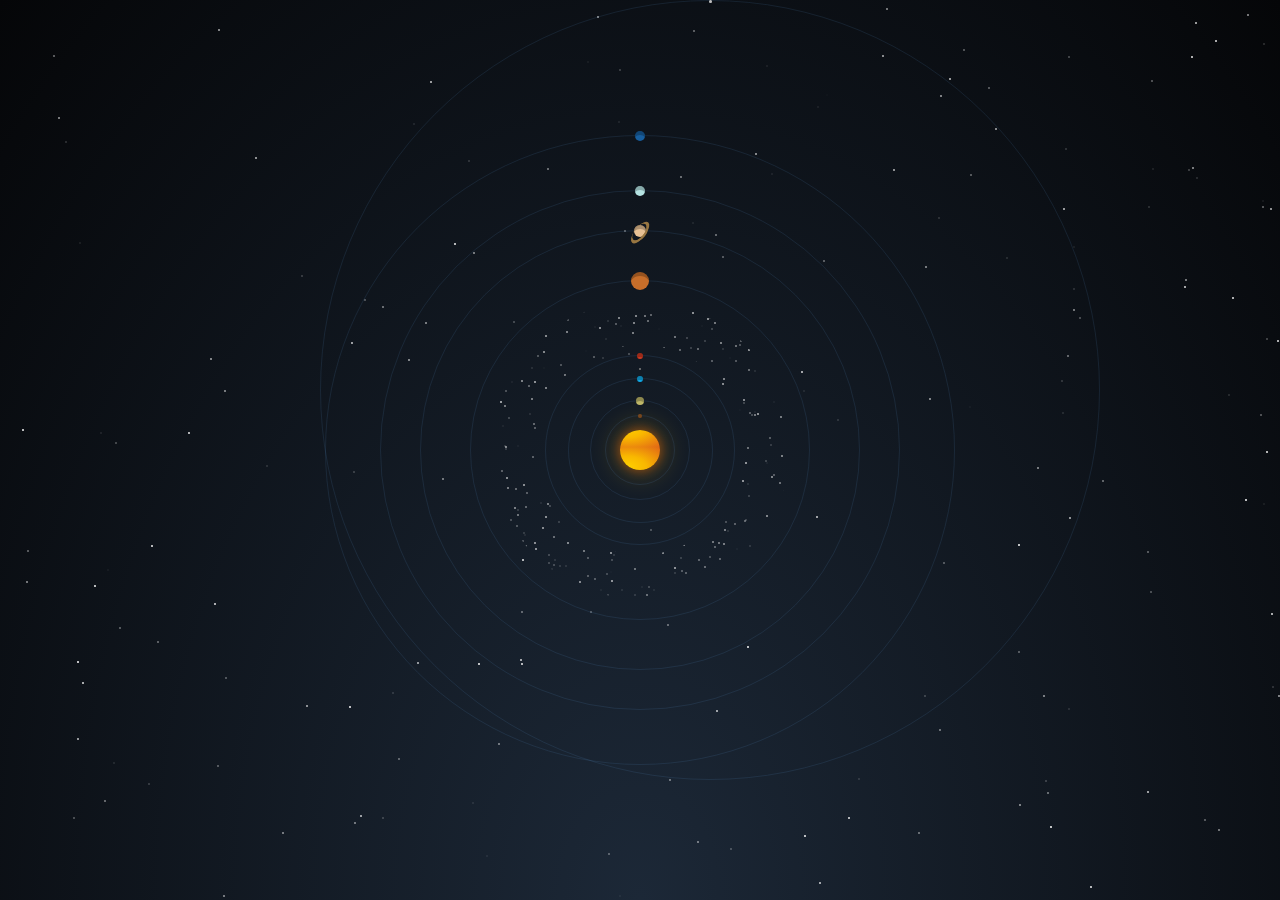
<file: 05-merge-styles/project-dist/index.html>
<!DOCTYPE html>
<html lang="en">
<head>
  <meta charset="UTF-8">
  <meta http-equiv="X-UA-Compatible" content="IE=edge">
  <meta name="viewport" content="width=device-width, initial-scale=1.0">
  <link rel="stylesheet" href="bundle.css">
  <title>Solar system</title>
</head>
<body>
  <div class="solar-syst">
    <div class="sun"></div>
    <div class="mercury"></div>
    <div class="venus"></div>
    <div class="earth"></div>
    <div class="mars"></div>
    <div class="jupiter"></div>
    <div class="saturn"></div>
    <div class="uranus"></div>
    <div class="neptune"></div>
    <div class="pluto"></div>
    <div class="asteroids-belt"></div>
  </div>
</body>
</html>
<!--<!DOCTYPE html>
<html lang="en">
<head>
  <meta charset="UTF-8">
  <meta http-equiv="X-UA-Compatible" content="IE=edge">
  <meta name="viewport" content="width=device-width, initial-scale=1.0">
  <link rel="stylesheet" href="bundle.css">
  <title>Document</title>
</head>
<body>
  <div class="container nav_container mt-5">
    <div class="col-md-offset-3 col-sm-10 col-md-8 text-center mauto">
       <div class="bg-svg">
            <svg width="100%" height="100%" viewBox="0 0 1006 830" fill="none" xmlns="http://www.w3.org/2000/svg">
                <g id="undraw_Tree_swing_646s 1" clip-path="url(#clip0)">
                <path id="Vector" d="M462.918 28.5253C463.527 29.9749 463.981 31.4902 464.271 33.0436C463.612 30.674 463.095 29.0655 462.918 28.5253Z" fill="#3F3D56"/>
                <path id="Vector_2" d="M483.784 103.593C483.784 103.593 483.784 105.287 482.031 111.402L483.784 103.593Z" fill="#3F3D56"/>
                <path id="Vector_3" d="M698.541 362.355C652.282 387.525 591.768 409.257 573.643 415.556C587.463 411.799 627.689 406.74 690.014 447.332C768.324 498.322 852.055 464.324 852.055 464.324C852.055 464.324 833.448 501.564 793.905 503.982C754.362 506.413 651.247 438.43 616.362 457.854C581.465 477.278 565.187 452.992 551.225 501.563C537.276 550.123 511.694 682.848 541.157 757.314L570.609 831.768H403.145C403.145 831.768 463.624 663.424 430.279 559.835C411.614 501.821 385.408 459.806 375.634 438.455C370.73 427.76 369.954 422.26 376.305 422.53C379.916 422.69 385.832 424.715 394.618 428.718C394.618 428.718 354.299 387.439 341.126 387.439C327.941 387.439 265.909 380.969 245.761 359.114C245.761 359.114 217.075 338.07 165.899 389.87C114.724 441.671 127.133 441.671 81.3912 437.62C36.3672 433.629 1.09378 410.829 -6.10352e-05 410.117C1.30549 410.669 53.8922 432.61 86.037 421.437C118.605 410.105 146.516 367.205 175.203 352.644C203.89 338.07 220.944 318.646 259.711 339.69L234.164 276.815L227.166 259.589L227.154 259.564C227.154 259.564 218.615 141.401 202.337 133.309C186.059 125.206 196.139 104.174 165.899 100.122C165.899 100.122 203.113 95.2598 210.088 121.977C217.075 148.681 265.145 292.751 265.145 292.751C265.145 292.751 294.596 354.252 327.164 339.69C359.733 325.116 314.756 243.382 314.756 243.382L258.935 216.665C258.935 216.665 300.806 215.044 326.388 240.14C351.97 265.224 353.522 346.161 353.522 346.161C353.522 346.161 417.871 355.873 433.385 392.302C433.385 392.302 443.464 359.924 424.081 340.501C419.235 335.639 414.143 327.191 409.238 317.258C390.646 279.134 383.927 235.899 390.019 193.594C392.901 172.894 394.677 152.647 391.513 147.871C384.538 137.349 355.075 72.6069 352.746 55.6018C350.429 38.6091 355.075 3.00287 355.075 3.00287C355.075 3.00287 355.851 46.7003 365.155 60.4639C374.458 74.2276 400.816 142.211 400.816 142.211C400.816 142.211 400.816 227.997 422.529 270.086C444.241 312.175 486.101 359.114 483.784 389.87V407.674C483.784 407.674 530.301 361.545 527.196 346.161C524.091 330.789 520.221 294.36 490.758 272.517C461.295 250.662 441.912 215.854 462.848 165.674C474.621 137.447 479.773 122.284 482.031 114.413L469.822 168.916C469.822 168.916 462.071 224.756 483.784 244.18C483.842 244.229 483.889 244.278 483.948 244.327C505.625 263.775 534.171 299.222 534.171 299.222L534.089 297.663L527.972 182.679L529.313 185.749L538.981 207.874L548.132 228.808C548.132 228.808 591.545 170.536 642.72 151.112C693.883 131.689 725.675 63.7053 725.675 63.7053L769.1 28.0868L733.426 72.6069C733.426 72.6069 722.57 125.206 661.327 162.445C600.072 199.672 560.541 254.702 558.212 288.7C555.883 322.698 553.554 352.644 553.554 352.644C553.554 352.644 668.302 348.592 693.883 295.981C719.477 243.382 740.413 240.951 740.413 240.951L725.675 286.269L709.397 325.116C709.397 325.116 776.075 326.737 810.96 368.016C845.857 409.294 932.682 421.437 932.682 421.437L883.847 435.189C883.847 435.189 837.318 419.006 793.129 389.06C748.94 359.114 753.586 332.409 698.541 362.355Z" fill="#3F3D56"/>
                <path id="Vector_4" opacity="0.1" d="M723.264 248.928C718.36 271.593 712.585 293.485 704.469 310.17C678.887 362.782 564.14 366.833 564.14 366.833C564.14 366.833 564.681 359.884 565.504 348.92C594.638 346.415 674.277 335.721 695.06 292.981C696.965 289.077 698.729 284.878 700.4 280.458L723.264 248.928Z" fill="black"/>
                <path id="Vector_5" opacity="0.1" d="M544.757 313.412C544.757 313.412 516.07 277.793 494.369 258.369C489.606 254.121 486.266 248.105 483.948 241.328C483.76 240.787 483.584 240.235 483.407 239.682C483.913 240.198 484.419 240.701 484.96 241.18C503.955 258.185 528.314 287.603 534.089 294.663C534.9 295.67 535.347 296.223 535.347 296.223L529.313 182.749L538.982 204.874L544.757 313.412Z" fill="black"/>
                <path id="Vector_6" opacity="0.1" d="M561.362 211.219C561.193 231.146 558.716 242.997 558.716 242.997C558.716 242.997 602.115 184.749 653.272 165.312C656.295 163.316 659.363 161.35 662.502 159.442C723.752 122.212 734.607 69.6039 734.607 69.6039L770.271 25.0898L726.854 60.7011C726.854 60.7011 695.066 128.686 643.895 148.111C609.014 161.351 577.742 192.637 561.362 211.219Z" fill="black"/>
                <path id="Vector_7" opacity="0.1" d="M494.364 404.058V421.863C494.364 421.863 540.883 375.73 537.782 360.353C535.41 348.593 532.571 324.529 518.195 304.083C524.675 319.535 526.647 334.607 528.372 343.164C530.596 354.191 507.306 381.031 493.949 395.336C494.417 398.216 494.557 401.144 494.364 404.058V404.058Z" fill="black"/>
                <path id="Vector_8" opacity="0.1" d="M431.963 281.866C432.332 282.686 432.712 283.493 433.114 284.274C445.003 307.323 462.928 331.824 476.339 354.33C465.5 332.042 446.637 306.556 431.963 281.866Z" fill="black"/>
                <path id="Vector_9" opacity="0.1" d="M691.189 444.332C665.684 427.725 643.884 418.763 626.076 414.223C607.396 421.562 592.021 427.035 584.285 429.722C598.16 425.973 638.356 420.993 700.598 461.521C749.434 493.32 800.377 492.066 831.807 486.619C840.5 479.773 847.785 471.172 853.23 461.328C853.23 461.328 769.496 495.321 691.189 444.332Z" fill="black"/>
                <path id="Vector_10" opacity="0.1" d="M469.762 247.409C463.51 231.418 462.479 212.389 469.662 190.091C469.572 182.01 470.019 173.933 470.999 165.916L483.207 111.401C480.957 119.262 475.807 134.429 464.021 162.679C449.102 198.443 454.67 226.389 469.762 247.409Z" fill="black"/>
                <path id="Vector_11" opacity="0.1" d="M812.138 365.016C787.943 336.39 748.465 326.841 726.534 323.674L719.981 339.31C719.981 339.31 786.659 340.928 821.548 382.205C840.895 405.095 876.213 419.021 903.843 426.889L933.863 418.433C933.863 418.433 847.028 406.293 812.138 365.016Z" fill="black"/>
                <path id="Vector_12" opacity="0.1" d="M337.75 353.878C370.314 339.31 325.345 257.566 325.345 257.566L324.115 256.977C335.326 281.669 351.585 326.29 328.341 336.689C306.591 346.42 286.227 322.21 275.099 305.058C275.503 306.271 275.725 306.936 275.725 306.936C275.725 306.936 305.187 368.446 337.75 353.878Z" fill="black"/>
                <path id="Vector_13" opacity="0.1" d="M443.969 406.486C443.969 406.486 453.781 374.913 435.348 355.42C439.868 372.213 434.559 389.296 434.559 389.296C422.564 361.122 381.346 348.934 363.292 344.857C363.993 354.237 364.111 360.353 364.111 360.353C364.111 360.353 428.462 370.065 443.969 406.486Z" fill="black"/>
                <path id="Vector_14" opacity="0.1" d="M483.207 111.401C484.955 105.298 484.955 103.597 484.955 103.597L483.207 111.401Z" fill="black"/>
                <path id="Vector_15" opacity="0.1" d="M96.1564 435.777C96.3128 435.724 96.4716 435.676 96.6269 435.622C129.19 424.291 157.102 381.396 185.788 366.828C214.475 352.259 231.532 332.835 270.298 353.878C270.298 353.878 263.516 324.899 250.373 305.86C254.726 315.799 258.245 326.114 260.888 336.689C222.123 315.646 205.066 335.07 176.379 349.638C147.692 364.207 119.781 407.102 87.2175 418.433C54.6542 429.764 1.15741 407.102 1.15741 407.102C1.15741 407.102 36.8219 430.573 82.5656 434.62C87.7984 435.083 92.2634 435.491 96.1564 435.777Z" fill="black"/>
                <path id="Vector_16" opacity="0.1" d="M237.74 273.754C237.74 273.754 236.47 273.778 234.164 273.815L227.166 256.589C227.931 256.577 228.331 256.565 228.331 256.565C228.331 256.565 222.944 182.037 212.57 147.303C212.699 147.364 212.805 147.438 212.923 147.499C229.201 155.59 237.74 273.754 237.74 273.754Z" fill="black"/>
                <path id="Vector_17" opacity="0.1" d="M419.395 828.772C433.601 783.312 467.765 657.603 440.868 574.021C429.252 537.925 418.485 514.907 409.383 500.223C416.189 514.124 423.631 532.511 431.458 556.831C464.797 660.428 404.322 828.772 404.322 828.772H419.395Z" fill="black"/>
                <path id="Vector_18" opacity="0.1" d="M405.203 442.908C395.848 438.614 385.836 436.09 375.634 435.455C370.73 424.761 369.954 419.26 376.305 419.531C378.069 419.862 379.845 420.255 381.609 420.709C394.077 431.514 405.203 442.908 405.203 442.908Z" fill="black"/>
                <path id="Vector_19" opacity="0.1" d="M195.31 122.448C196.194 124.003 197.266 125.433 198.498 126.703C197.593 125.163 196.523 123.736 195.31 122.448V122.448Z" fill="black"/>
                <path id="Vector_20" opacity="0.1" d="M336.975 254.328C338.173 255.511 339.296 256.775 340.336 258.111C336.94 249.588 332.746 242.219 327.566 237.139C301.98 212.049 260.113 213.668 260.113 213.668L312.619 238.789C321.616 242.293 329.884 247.568 336.975 254.328Z" fill="black"/>
                <path id="Vector_21" opacity="0.1" d="M392.692 144.873C395.856 149.644 394.079 169.891 391.19 190.598C385.1 232.901 391.822 276.134 410.415 314.255C412.885 319.356 415.644 324.299 418.677 329.059C400.957 291.501 394.65 249.189 400.599 207.787C403.488 187.08 405.266 166.833 402.102 162.063C395.124 151.541 365.662 86.7931 363.336 69.7968C362.638 63.203 362.476 56.5596 362.85 49.9372C356.827 32.0991 356.252 0 356.252 0C356.252 0 351.6 35.6114 353.926 52.6076C356.252 69.6037 385.714 134.352 392.692 144.873Z" fill="black"/>
                <path id="Vector_22" opacity="0.1" d="M465.429 32.9839C465.118 31.3843 464.646 29.8234 464.021 28.3272C464.021 28.3272 464.617 30.074 465.429 32.9839Z" fill="black"/>
                <path id="Vector_23" opacity="0.1" d="M191.584 114.496C198.417 115.369 206.277 117.558 212.272 122.633C211.881 121.252 211.54 120.014 211.268 118.974C204.29 92.2658 167.075 97.1219 167.075 97.1219C183.893 99.3726 188.237 106.882 191.584 114.496Z" fill="black"/>
                <g id="Leaf1">
                <path id="Vector_24" d="M922.725 787.189C911.162 805.7 914.33 829.243 914.33 829.243C914.33 829.243 936.246 822.774 947.809 804.264C959.372 785.753 956.203 762.21 956.203 762.21C956.203 762.21 934.288 768.679 922.725 787.189Z" fill="#3F3D56"/>
                <path id="Vector_25" d="M931.411 790.462C930.497 812.54 914.797 829.762 914.797 829.762C914.797 829.762 900.579 811.19 901.493 789.112C902.407 767.034 918.107 749.812 918.107 749.812C918.107 749.812 932.325 768.384 931.411 790.462Z" fill="#009688"/>
                </g>
                <path id="Vector_26" d="M1006 827.544H58.0041V830H1006V827.544Z" fill="#3F3D56"/>
                <g id="Girl">
                <path id="Vector_27" d="M702.547 721.083H700.195V452.382C700.197 451.287 699.964 450.206 699.513 449.218C699.063 448.229 698.407 447.358 697.592 446.669L699.078 444.764C700.164 445.684 701.039 446.845 701.639 448.163C702.239 449.481 702.55 450.923 702.547 452.382V721.083Z" fill="#3F3D56"/>
                <path id="Vector_28" d="M727.752 653.747C727.752 653.747 741.057 639.176 746.503 642.108C751.948 645.039 730.845 658.068 730.845 658.068L727.752 653.747Z" fill="#FFB9B9"/>
                <path id="Vector_29" opacity="0.1" d="M727.752 653.747C727.752 653.747 741.057 639.176 746.503 642.108C751.948 645.039 730.845 658.068 730.845 658.068L727.752 653.747Z" fill="black"/>
                <path id="Vector_30" d="M687.158 621.945C687.158 621.945 682.267 631.097 683.547 640.962C684.827 650.827 696.531 682.483 700.51 681.92C704.489 681.358 733.964 658.685 733.964 658.685L728.343 650.491L706.81 664.11C706.81 664.11 703.53 615.401 687.158 621.945Z" fill="#D0CDE1"/>
                <path id="Vector_31" d="M766.999 644.223L733.432 663.47C733.237 663.605 733.016 663.694 732.785 663.73C732.554 663.767 732.319 663.75 732.095 663.681C731.87 663.612 731.664 663.493 731.489 663.331C731.313 663.17 731.174 662.97 731.081 662.747L722.858 644.804C722.702 644.293 722.728 643.74 722.929 643.246C723.131 642.752 723.496 642.351 723.958 642.114L751.827 627.119C752.17 626.903 752.578 626.828 752.971 626.906C753.365 626.985 753.717 627.212 753.96 627.544L767.881 641.235C768.018 641.49 768.104 641.771 768.133 642.062C768.163 642.353 768.136 642.647 768.053 642.926C767.971 643.206 767.835 643.465 767.654 643.688C767.472 643.91 767.25 644.093 766.999 644.223V644.223Z" fill="#2F2E41"/>
                <path id="Vector_32" d="M764.759 641.572L733.29 660.348L724.916 644.593L751.911 629.268L764.759 641.572Z" fill="#009688"/>
                <path id="Vector_33" d="M738.355 636.145C738.519 635.94 738.516 635.656 738.348 635.51C738.181 635.364 737.913 635.412 737.749 635.617C737.585 635.822 737.588 636.106 737.755 636.252C737.923 636.398 738.191 636.35 738.355 636.145Z" fill="#F2F2F2"/>
                <path id="Vector_34" d="M749.938 652.176C750.047 652.039 750.045 651.85 749.934 651.753C749.822 651.656 749.643 651.688 749.534 651.824C749.425 651.961 749.427 652.15 749.538 652.247C749.65 652.345 749.829 652.313 749.938 652.176Z" fill="#F2F2F2"/>
                <path id="Vector_35" opacity="0.1" d="M687.158 621.945C687.158 621.945 682.267 631.097 683.547 640.962C684.827 650.827 696.531 682.483 700.51 681.92C704.489 681.358 733.964 658.685 733.964 658.685L728.343 650.491L706.81 664.11C706.81 664.11 703.53 615.401 687.158 621.945Z" fill="black"/>
                <path id="Vector_36" d="M718.757 656.531C718.757 656.531 733.815 643.956 738.834 647.624C743.853 651.292 721.267 661.247 721.267 661.247L718.757 656.531Z" fill="#FFB9B9"/>
                <path id="Vector_37" d="M698.68 606.231C706.719 606.231 713.236 599.428 713.236 591.036C713.236 582.645 706.719 575.842 698.68 575.842C690.641 575.842 684.124 582.645 684.124 591.036C684.124 599.428 690.641 606.231 698.68 606.231Z" fill="#FFB9B9"/>
                <path id="Vector_38" d="M748.873 696.876C748.873 696.876 764.432 698.972 763.93 708.927C763.429 718.882 751.884 760.275 751.884 760.275L750.88 776.517C750.88 776.517 751.884 803.763 748.873 803.239C745.861 802.715 738.834 783.853 738.834 783.853C738.834 783.853 730.301 778.089 734.317 772.85C738.332 767.61 741.344 768.134 740.34 762.37C739.336 756.607 739.838 732.505 742.85 725.169C745.861 717.834 747.616 713.788 747.616 713.788L737.83 713.118L748.873 696.876Z" fill="#FFB9B9"/>
                <path id="Vector_39" opacity="0.1" d="M748.873 696.876C748.873 696.876 764.432 698.972 763.93 708.927C763.429 718.882 751.884 760.275 751.884 760.275L750.88 776.517C750.88 776.517 751.884 803.763 748.873 803.239C745.861 802.715 738.834 783.853 738.834 783.853C738.834 783.853 730.301 778.089 734.317 772.85C738.332 767.61 741.344 768.134 740.34 762.37C739.336 756.607 739.838 732.505 742.85 725.169C745.861 717.834 747.616 713.788 747.616 713.788L737.83 713.118L748.873 696.876Z" fill="black"/>
                <path id="Vector_40" d="M749.877 699.495C749.877 699.495 764.934 703.163 766.44 713.642C767.946 724.121 775.475 755.035 775.475 755.035L783.506 774.421C783.506 774.421 796.054 797.999 790.532 797.475C785.011 796.951 777.482 785.424 774.973 785.424C772.463 785.424 764.934 782.281 765.436 780.185C765.938 778.089 769.452 771.802 769.452 771.802L757.308 749.72C754.963 745.457 753.191 740.878 752.041 736.112C750.794 730.94 749.375 724.605 749.375 722.55C749.375 718.882 739.336 717.31 739.336 717.31L749.877 699.495Z" fill="#FFB9B9"/>
                <path id="Vector_41" d="M700.688 665.962L707.715 686.921C707.715 686.921 718.757 690.064 726.788 692.684C734.819 695.304 749.877 691.636 751.382 697.924C752.888 704.211 748.371 715.214 743.853 717.834C739.336 720.454 736.826 723.073 722.271 718.882C707.715 714.69 673.082 713.642 673.082 713.642C669.725 715.745 665.944 717.001 662.04 717.31C655.515 717.834 654.009 718.358 652.001 716.786C649.993 715.214 653.005 715.214 654.009 711.023C655.013 706.831 655.515 708.403 660.032 703.687C664.549 698.972 668.063 684.825 670.572 680.109C673.082 675.393 674.588 665.962 674.588 665.962H700.688Z" fill="#2F2E41"/>
                <path id="Vector_42" d="M699.684 603.611C697.861 605.002 696.369 606.813 695.324 608.903C694.28 610.993 693.711 613.306 693.661 615.662C693.661 623.522 678.603 607.279 678.603 607.279C678.603 607.279 686.634 596.8 686.634 593.656C686.634 590.513 699.684 603.611 699.684 603.611Z" fill="#FFB9B9"/>
                <path id="Vector_43" d="M680.611 600.468C680.611 600.468 689.646 604.135 691.653 609.375C693.661 614.614 701.19 625.618 701.19 625.618C701.19 625.618 711.73 637.145 708.217 649.72C704.703 662.295 701.692 665.438 701.692 667.534C701.692 669.63 696.672 673.298 692.657 672.774C688.642 672.25 673.584 670.154 672.58 668.058C671.576 665.962 665.553 636.097 669.569 625.094C672.826 616.685 676.512 608.465 680.611 600.468V600.468Z" fill="#D0CDE1"/>
                <path id="Vector_44" d="M702.902 591.728C706.159 592.535 709.356 590.368 712.025 588.22C713.54 587.001 715.208 585.261 714.744 583.298C714.332 581.557 712.367 580.57 712.081 578.8C711.882 577.57 712.571 576.374 712.626 575.127C712.577 574.177 712.278 573.259 711.763 572.475C711.247 571.69 710.535 571.068 709.704 570.678C708.117 569.785 706.317 569.413 704.687 568.615C702.197 567.396 700.128 565.198 697.469 564.494C693.837 563.533 690.138 565.58 686.404 565.845C684.144 566.006 681.855 565.508 679.619 565.895C677.487 566.345 675.562 567.532 674.154 569.263C672.746 570.995 671.938 573.17 671.86 575.44C671.831 577.107 672.15 578.968 671.197 580.29C670.82 580.746 670.391 581.151 669.92 581.497C666.598 584.301 665.091 588.985 664.919 593.498C664.835 595.719 665.28 598.357 667.168 599.301C668.179 599.662 669.247 599.817 670.315 599.757C670.851 599.734 671.384 599.848 671.869 600.089C672.353 600.331 672.773 600.692 673.093 601.142C673.953 602.725 672.664 605.064 673.789 606.446C674.634 607.484 676.282 607.139 677.268 606.255C678.255 605.37 678.87 604.098 679.806 603.153C681.625 601.313 684.324 600.98 686.817 600.7C687.556 600.694 688.275 600.448 688.874 599.996C689.327 599.5 689.622 598.869 689.718 598.191C690.046 596.63 690.05 595.013 689.73 593.45C689.572 592.966 689.552 592.445 689.673 591.949C689.838 591.597 690.092 591.299 690.409 591.089C691.954 589.877 694.662 588.112 696.671 588.446C698.9 588.816 700.653 591.171 702.902 591.728Z" fill="#2F2E41"/>
                <path id="Vector_45" d="M682.619 619.33C682.619 619.33 676.596 627.713 676.596 637.669C676.596 647.624 684.124 680.633 688.14 680.633C692.155 680.633 724.278 662.295 724.278 662.295L719.761 653.387L696.673 663.866C696.673 663.866 699.684 615.138 682.619 619.33Z" fill="#D0CDE1"/>
                <path id="Vector_46" d="M750.77 713.904H635.505V737.232H750.77V713.904Z" fill="#009688"/>
                <path id="Vector_47" d="M693.138 738.459C690.643 738.456 688.252 737.421 686.488 735.579C684.724 733.738 683.731 731.241 683.728 728.637V452.382C683.728 450.525 684.233 448.705 685.183 447.135C686.134 445.565 687.491 444.308 689.098 443.511C690.705 442.713 692.496 442.408 694.262 442.63C696.029 442.852 697.699 443.592 699.078 444.764L697.592 446.669C696.557 445.789 695.305 445.234 693.98 445.068C692.655 444.901 691.312 445.131 690.107 445.729C688.902 446.327 687.884 447.269 687.172 448.447C686.459 449.625 686.081 450.989 686.081 452.382V728.637C686.083 730.59 686.827 732.463 688.15 733.844C689.473 735.225 691.267 736.002 693.138 736.004V738.459Z" fill="#3F3D56"/>
                <path id="Vector_48" d="M675.352 584.173C675.859 583.749 675.28 582.119 674.06 580.532C672.839 578.946 671.44 578.005 670.933 578.429C670.427 578.854 671.005 580.484 672.226 582.07C673.446 583.656 674.846 584.598 675.352 584.173Z" fill="#009688"/>
                </g>
                <g id="leaf11">
                <path id="Vector_49" d="M574.578 787.189C563.015 805.7 566.183 829.243 566.183 829.243C566.183 829.243 588.098 822.774 599.661 804.264C611.224 785.753 608.056 762.21 608.056 762.21C608.056 762.21 586.141 768.679 574.578 787.189Z" fill="#3F3D56"/>
                <path id="Vector_50" d="M583.263 790.462C582.349 812.54 566.65 829.762 566.65 829.762C566.65 829.762 552.432 811.19 553.346 789.112C554.26 767.034 569.959 749.812 569.959 749.812C569.959 749.812 584.177 768.384 583.263 790.462Z" fill="#009688"/>
                </g>
                <g id="leaf10">
                <path id="Vector_51" d="M384.286 794.191C389.814 815.523 408.748 828.734 408.748 828.734C408.748 828.734 418.72 807.36 413.192 786.028C407.664 764.697 388.73 751.485 388.73 751.485C388.73 751.485 378.758 772.86 384.286 794.191Z" fill="#3F3D56"/>
                <path id="Vector_52" d="M392.409 789.607C407.578 805.021 409.43 828.717 409.43 828.717C409.43 828.717 386.69 827.421 371.521 812.006C356.352 796.592 354.499 772.896 354.499 772.896C354.499 772.896 377.24 774.192 392.409 789.607Z" fill="#009688"/>
                </g>
                <path id="leaf17" d="M342.133 211.239C340.814 233.294 324.801 250.2 324.801 250.2C324.801 250.2 310.927 231.347 312.245 209.292C313.564 187.236 329.577 170.33 329.577 170.33C329.577 170.33 343.451 189.183 342.133 211.239Z" fill="#009688"/>
                <path id="leaf16" d="M175.215 71.808C193.122 83.5934 199.653 106.369 199.653 106.369C199.653 106.369 177.151 110.037 159.244 98.2512C141.337 86.4658 134.805 63.6902 134.805 63.6902C134.805 63.6902 157.307 60.0225 175.215 71.808Z" fill="#009688"/>
                <path id="leaf15" d="M135.225 340.696C153.132 352.482 159.664 375.257 159.664 375.257C159.664 375.257 137.162 378.925 119.254 367.14C101.347 355.354 94.8153 332.578 94.8153 332.578C94.8153 332.578 117.317 328.911 135.225 340.696Z" fill="#009688"/>
                <path id="lef14" d="M499.273 111.117C493.873 132.485 475.018 145.819 475.018 145.819C475.018 145.819 464.918 124.51 470.319 103.143C475.719 81.7755 494.574 68.4412 494.574 68.4412C494.574 68.4412 504.674 89.7501 499.273 111.117Z" fill="#009688"/>
                <path id="leaf13" d="M669.625 127.778C663.278 148.86 643.849 161.263 643.849 161.263C643.849 161.263 634.71 139.487 641.057 118.405C647.405 97.3233 666.834 84.9197 666.834 84.9197C666.834 84.9197 675.972 106.696 669.625 127.778Z" fill="#009688"/>
                <path id="leaf12" d="M853.749 362.407C842.251 380.962 820.358 387.514 820.358 387.514C820.358 387.514 817.107 363.984 828.605 345.429C840.103 326.874 861.995 320.321 861.995 320.321C861.995 320.321 865.246 343.852 853.749 362.407Z" fill="#009688"/>
                </g>
                <defs>
                <clipPath id="clip0">
                <rect width="1006" height="830" fill="white"/>
                </clipPath>
                </defs>
                </svg>
    </div>
        </div>
        </div>  
</body>
</html>-->
</file>
<file: 05-merge-styles/project-dist/bundle.css>
*, *:before, *:after {
	padding: 0;
	margin: 0;
	box-sizing: border-box;
}

html, body {
	height: 100%;
	width: 100%;
}

body {
	font: normal 1em/1.45em "Helvetica Neue", Helvetica, Arial, sans-serif;
	-webkit-font-smoothing: antialiased;
	color: #fff;
	background: radial-gradient(ellipse at bottom, #1C2837 0%, #050608 100%);
	background-attachment: fixed;
}

.solar-syst {
	margin: 0 auto;
	width: 100%;
	height: 100%;
	position: relative;
}

.solar-syst:after {
	content: "";
	position: absolute;
	height: 2px;
	width: 2px;
	top: -2px;
	background: white;
	box-shadow: 1617px 304px 0 0px rgba(255, 255, 255, 0.047) , 1067px 357px 0 0px rgba(255,255,255, 0.469) , 120px 1700px 0 0px rgba(255,255,255, 0.28) , 616px 1672px 0 0px rgba(255,255,255, 0.581) , 1534px 1337px 0 0px rgba(255,255,255, 0.518) , 716px 712px 0 0px rgba(255,255,255, 0.788) , 823px 1495px 0 0px rgba(255,255,255, 0.087) , 1585px 1302px 0 0px rgba(255,255,255, 0.015) , 1215px 42px 0 0px rgba(255,255,255, 0.884) , 77px 740px 0 0px rgba(255,255,255, 0.749) , 1591px 489px 0 0px rgba(255,255,255, 0.941) , 218px 31px 0 0px rgba(255,255,255, 0.658) , 1028px 1047px 0 0px rgba(255,255,255, 0.033) , 292px 1072px 0 0px rgba(255,255,255, 0.573) , 296px 1674px 0 0px rgba(255,255,255, 0.53) , 306px 707px 0 0px rgba(255,255,255, 0.689) , 1445px 1022px 0 0px rgba(255,255,255, 0.012) , 22px 431px 0 0px rgba(255,255,255, 0.96) , 669px 781px 0 0px rgba(255,255,255, 0.497) , 949px 80px 0 0px rgba(255,255,255, 0.77) , 82px 684px 0 0px rgba(255,255,255, 0.858) , 1060px 1197px 0 0px rgba(255,255,255, 0.786) , 1621px 716px 0 0px rgba(255,255,255, 0.302) , 1573px 518px 0 0px rgba(255,255,255, 0.183) , 1195px 24px 0 0px rgba(255,255,255, 0.783) , 266px 467px 0 0px rgba(255,255,255, 0.153) , 406px 1469px 0 0px rgba(255,255,255, 0.074) , 1317px 1217px 0 0px rgba(255,255,255, 0.145) , 1726px 1635px 0 0px rgba(255,255,255, 0.409) , 697px 1093px 0 0px rgba(255,255,255, 0.232) , 1692px 1306px 0 0px rgba(255,255,255, 0.989) , 803px 392px 0 0px rgba(255,255,255, 0.102) , 1348px 1408px 0 0px rgba(255,255,255, 0.781) , 1453px 1491px 0 0px rgba(255,255,255, 0.655) , 79px 1080px 0 0px rgba(255,255,255, 0.465) , 1012px 1456px 0 0px rgba(255,255,255, 0.855) , 766px 67px 0 0px rgba(255,255,255, 0.085) , 1058px 1651px 0 0px rgba(255,255,255, 0.855) , 1270px 210px 0 0px rgba(255,255,255, 0.725) , 245px 1169px 0 0px rgba(255,255,255, 0.308) , 353px 1479px 0 0px rgba(255,255,255, 0.966) , 521px 613px 0 0px rgba(255,255,255, 0.44) , 828px 1563px 0 0px rgba(255,255,255, 0.662) , 163px 1075px 0 0px rgba(255,255,255, 0.023) , 1727px 1600px 0 0px rgba(255,255,255, 0.884) , 420px 923px 0 0px rgba(255,255,255, 0.623) , 755px 155px 0 0px rgba(255,255,255, 0.656) , 576px 1156px 0 0px rgba(255,255,255, 0.668) , 170px 1245px 0 0px rgba(255,255,255, 0.898) , 1006px 259px 0 0px rgba(255,255,255, 0.146) , 408px 1308px 0 0px rgba(255,255,255, 0.527) , 1532px 1279px 0 0px rgba(255,255,255, 0.747) , 353px 473px 0 0px rgba(255,255,255, 0.221) , 1271px 615px 0 0px rgba(255,255,255, 0.867) , 606px 575px 0 0px rgba(255,255,255, 0.265) , 1069px 519px 0 0px rgba(255,255,255, 0.718) , 1732px 794px 0 0px rgba(255,255,255, 0.15) , 1345px 1073px 0 0px rgba(255,255,255, 0.828) , 1743px 1356px 0 0px rgba(255,255,255, 0.79) , 1658px 227px 0 0px rgba(255,255,255, 0.773) , 550px 1303px 0 0px rgba(255,255,255, 0.713) , 256px 1132px 0 0px rgba(255,255,255, 0.389) , 1457px 1188px 0 0px rgba(255,255,255, 0.42) , 1117px 1542px 0 0px rgba(255,255,255, 0.141) , 1061px 382px 0 0px rgba(255,255,255, 0.188) , 1019px 806px 0 0px rgba(255,255,255, 0.606) , 893px 1085px 0 0px rgba(255,255,255, 0.76) , 1620px 463px 0 0px rgba(255,255,255, 0.896) , 1262px 202px 0 0px rgba(255,255,255, 0.083) , 418px 1299px 0 0px rgba(255,255,255, 0.52) , 602px 359px 0 0px rgba(255,255,255, 0.173) , 168px 1068px 0 0px rgba(255,255,255, 0.342) , 448px 1065px 0 0px rgba(255,255,255, 0.809) , 953px 1686px 0 0px rgba(255,255,255, 0.232) , 730px 850px 0 0px rgba(255,255,255, 0.287) , 1569px 1715px 0 0px rgba(255,255,255, 0.052) , 468px 162px 0 0px rgba(255,255,255, 0.18) , 988px 89px 0 0px rgba(255,255,255, 0.387) , 1247px 16px 0 0px rgba(255,255,255, 0.592) , 1536px 1291px 0 0px rgba(255,255,255, 0.986) , 1068px 58px 0 0px rgba(255,255,255, 0.299) , 815px 1681px 0 0px rgba(255,255,255, 0.887) , 1471px 1586px 0 0px rgba(255,255,255, 0.333) , 1374px 1081px 0 0px rgba(255,255,255, 0.936) , 1254px 1545px 0 0px rgba(255,255,255, 0.042) , 990px 923px 0 0px rgba(255,255,255, 0.103) , 301px 277px 0 0px rgba(255,255,255, 0.221) , 1295px 627px 0 0px rgba(255,255,255, 0.058) , 1307px 353px 0 0px rgba(255,255,255, 0.024) , 801px 373px 0 0px rgba(255,255,255, 0.823) , 188px 434px 0 0px rgba(255,255,255, 0.903) , 498px 745px 0 0px rgba(255,255,255, 0.517) , 1600px 225px 0 0px rgba(255,255,255, 0.252) , 351px 344px 0 0px rgba(255,255,255, 0.78) , 223px 897px 0 0px rgba(255,255,255, 0.57) , 214px 605px 0 0px rgba(255,255,255, 0.881) , 1485px 51px 0 0px rgba(255,255,255, 0.108) , 1037px 469px 0 0px rgba(255,255,255, 0.582) , 1375px 848px 0 0px rgba(255,255,255, 0.385) , 590px 613px 0 0px rgba(255,255,255, 0.324) , 758px 1688px 0 0px rgba(255,255,255, 0.691) , 680px 178px 0 0px rgba(255,255,255, 0.503) , 943px 564px 0 0px rgba(255,255,255, 0.359) , 1431px 930px 0 0px rgba(255,255,255, 0.22) , 392px 694px 0 0px rgba(255,255,255, 0.166) , 79px 244px 0 0px rgba(255,255,255, 0.097) , 1073px 290px 0 0px rgba(255,255,255, 0.166) , 1692px 231px 0 0px rgba(255,255,255, 0.342) , 1414px 773px 0 0px rgba(255,255,255, 0.292) , 1274px 1411px 0 0px rgba(255,255,255, 0.654) , 995px 130px 0 0px rgba(255,255,255, 0.683) , 587px 1657px 0 0px rgba(255,255,255, 0.717) , 127px 927px 0 0px rgba(255,255,255, 0.545) , 224px 392px 0 0px rgba(255,255,255, 0.589) , 324px 1677px 0 0px rgba(255,255,255, 0.327) , 454px 245px 0 0px rgba(255,255,255, 0.933) , 479px 1379px 0 0px rgba(255,255,255, 0.241) , 655px 1650px 0 0px rgba(255,255,255, 0.646) , 217px 767px 0 0px rgba(255,255,255, 0.378) , 679px 1554px 0 0px rgba(255,255,255, 0.609) , 693px 32px 0 0px rgba(255,255,255, 0.423) , 1567px 1051px 0 0px rgba(255,255,255, 0.867) , 846px 951px 0 0px rgba(255,255,255, 0.711) , 268px 1175px 0 0px rgba(255,255,255, 0.09) , 816px 1052px 0 0px rgba(255,255,255, 0.103) , 478px 665px 0 0px rgba(255,255,255, 0.975) , 1517px 1006px 0 0px rgba(255,255,255, 0.33) , 1783px 1039px 0 0px rgba(255,255,255, 0.466) , 1608px 1461px 0 0px rgba(255,255,255, 0.595) , 382px 308px 0 0px rgba(255,255,255, 0.502) , 664px 1111px 0 0px rgba(255,255,255, 0.342) , 1447px 769px 0 0px rgba(255,255,255, 0.626) , 280px 1603px 0 0px rgba(255,255,255, 0.21) , 594px 1645px 0 0px rgba(255,255,255, 0.68) , 398px 760px 0 0px rgba(255,255,255, 0.418) , 128px 1475px 0 0px rgba(255,255,255, 0.252) , 245px 1653px 0 0px rgba(255,255,255, 0.989) , 724px 531px 0 0px rgba(255,255,255, 0.559) , 278px 945px 0 0px rgba(255,255,255, 0.625) , 1724px 1048px 0 0px rgba(255,255,255, 0.267) , 924px 1286px 0 0px rgba(255,255,255, 0.945) , 1331px 1028px 0 0px rgba(255,255,255, 0.624) , 1657px 1442px 0 0px rgba(255,255,255, 0.259) , 1527px 922px 0 0px rgba(255,255,255, 0.872) , 1266px 340px 0 0px rgba(255,255,255, 0.282) , 767px 1774px 0 0px rgba(255,255,255, 0.503) , 1484px 933px 0 0px rgba(255,255,255, 0.68) , 1185px 281px 0 0px rgba(255,255,255, 0.578) , 963px 51px 0 0px rgba(255,255,255, 0.376) , 1509px 1470px 0 0px rgba(255,255,255, 0.613) , 271px 1651px 0 0px rgba(255,255,255, 0.991) , 430px 83px 0 0px rgba(255,255,255, 0.782) , 821px 1358px 0 0px rgba(255,255,255, 0.627) , 255px 159px 0 0px rgba(255,255,255, 0.713) , 1073px 311px 0 0px rgba(255,255,255, 0.56) , 1295px 1651px 0 0px rgba(255,255,255, 0.473) , 895px 1002px 0 0px rgba(255,255,255, 0.8) , 1056px 1304px 0 0px rgba(255,255,255, 0.7) , 1518px 216px 0 0px rgba(255,255,255, 0.121) , 848px 819px 0 0px rgba(255,255,255, 0.894) , 1148px 208px 0 0px rgba(255,255,255, 0.173) , 1191px 58px 0 0px rgba(255,255,255, 0.904) , 1482px 617px 0 0px rgba(255,255,255, 0.079) , 1192px 169px 0 0px rgba(255,255,255, 0.621) , 433px 1423px 0 0px rgba(255,255,255, 0.559) , 1699px 448px 0 0px rgba(255,255,255, 0.643) , 423px 981px 0 0px rgba(255,255,255, 0.573) , 19px 1370px 0 0px rgba(255,255,255, 0.528) , 1441px 922px 0 0px rgba(255,255,255, 0.207) , 350px 942px 0 0px rgba(255,255,255, 0.075) , 1717px 1343px 0 0px rgba(255,255,255, 0.983) , 589px 1223px 0 0px rgba(255,255,255, 0.383) , 113px 764px 0 0px rgba(255,255,255, 0.118) , 911px 1151px 0 0px rgba(255,255,255, 0.484) , 1084px 1110px 0 0px rgba(255,255,255, 0.295) , 1050px 828px 0 0px rgba(255,255,255, 0.996) , 1278px 697px 0 0px rgba(255,255,255, 0.635) , 587px 63px 0 0px rgba(255,255,255, 0.063) , 766px 1192px 0 0px rgba(255,255,255, 0.569) , 1409px 1329px 0 0px rgba(255,255,255, 0.546) , 53px 57px 0 0px rgba(255,255,255, 0.439) , 998px 1029px 0 0px rgba(255,255,255, 0.492) , 1794px 50px 0 0px rgba(255,255,255, 0.826) , 1371px 296px 0 0px rgba(255,255,255, 0.848) , 1316px 974px 0 0px rgba(255,255,255, 0.127) , 1423px 988px 0 0px rgba(255,255,255, 0.558) , 545px 389px 0 0px rgba(255,255,255, 0.6) , 925px 268px 0 0px rgba(255,255,255, 0.579) , 1266px 453px 0 0px rgba(255,255,255, 0.931) , 382px 819px 0 0px rgba(255,255,255, 0.232) , 1023px 1191px 0 0px rgba(255,255,255, 0.749) , 1669px 670px 0 0px rgba(255,255,255, 0.192) , 1555px 894px 0 0px rgba(255,255,255, 0.02) , 1471px 1800px 0 0px rgba(255,255,255, 0.887) , 1793px 1725px 0 0px rgba(255,255,255, 0.155) , 1404px 1675px 0 0px rgba(255,255,255, 0.226) , 834px 1565px 0 0px rgba(255,255,255, 0.457) , 1203px 1311px 0 0px rgba(255,255,255, 0.532) , 8px 1645px 0 0px rgba(255,255,255, 0.656) , 1375px 653px 0 0px rgba(255,255,255, 0.456) , 1421px 1016px 0 0px rgba(255,255,255, 0.988) , 608px 855px 0 0px rgba(255,255,255, 0.376) , 893px 171px 0 0px rgba(255,255,255, 0.712) , 94px 587px 0 0px rgba(255,255,255, 0.955) , 1538px 676px 0 0px rgba(255,255,255, 0.364) , 837px 421px 0 0px rgba(255,255,255, 0.166) , 505px 448px 0 0px rgba(255,255,255, 0.625) , 939px 731px 0 0px rgba(255,255,255, 0.502) , 1788px 1121px 0 0px rgba(255,255,255, 0.177) , 135px 1324px 0 0px rgba(255,255,255, 0.836) , 1103px 1371px 0 0px rgba(255,255,255, 0.181) , 521px 665px 0 0px rgba(255,255,255, 0.911) , 1797px 1217px 0 0px rgba(255,255,255, 0.67) , 107px 571px 0 0px rgba(255,255,255, 0.055) , 644px 1445px 0 0px rgba(255,255,255, 0.084) , 1417px 1233px 0 0px rgba(255,255,255, 0.409) , 852px 1792px 0 0px rgba(255,255,255, 0.327) , 1423px 109px 0 0px rgba(255,255,255, 0.693) , 823px 262px 0 0px rgba(255,255,255, 0.404) , 1373px 836px 0 0px rgba(255,255,255, 0.09) , 593px 358px 0 0px rgba(255,255,255, 0.361) , 282px 834px 0 0px rgba(255,255,255, 0.555) , 1073px 248px 0 0px rgba(255,255,255, 0.082) , 1348px 186px 0 0px rgba(255,255,255, 0.721) , 210px 360px 0 0px rgba(255,255,255, 0.643) , 1063px 210px 0 0px rgba(255,255,255, 0.771) , 1699px 1624px 0 0px rgba(255,255,255, 0.959) , 315px 1120px 0 0px rgba(255,255,255, 0.933) , 190px 1644px 0 0px rgba(255,255,255, 0.401) , 1385px 711px 0 0px rgba(255,255,255, 0.867) , 1399px 234px 0 0px rgba(255,255,255, 0.534) , 1773px 1333px 0 0px rgba(255,255,255, 0.558) , 718px 1186px 0 0px rgba(255,255,255, 0.278) , 485px 998px 0 0px rgba(255,255,255, 0.691) , 1225px 1797px 0 0px rgba(255,255,255, 0.173) , 427px 1097px 0 0px rgba(255,255,255, 0.758) , 780px 1788px 0 0px rgba(255,255,255, 0.248) , 1403px 962px 0 0px rgba(255,255,255, 0.909) , 911px 1209px 0 0px rgba(255,255,255, 0.732) , 701px 994px 0 0px rgba(255,255,255, 0.426) , 176px 915px 0 0px rgba(255,255,255, 0.788) , 969px 408px 0 0px rgba(255,255,255, 0.043) , 1261px 1244px 0 0px rgba(255,255,255, 0.395) , 1228px 396px 0 0px rgba(255,255,255, 0.152) , 1079px 1079px 0 0px rgba(255,255,255, 0.194) , 1584px 144px 0 0px rgba(255,255,255, 0.623) , 1184px 288px 0 0px rgba(255,255,255, 0.851) , 1635px 278px 0 0px rgba(255,255,255, 0.396) , 1144px 1388px 0 0px rgba(255,255,255, 0.281) , 740px 1488px 0 0px rgba(255,255,255, 0.525) , 1484px 1505px 0 0px rgba(255,255,255, 0.608) , 828px 986px 0 0px rgba(255,255,255, 0.342) , 1482px 1242px 0 0px rgba(255,255,255, 0.045) , 1263px 45px 0 0px rgba(255,255,255, 0.179) , 104px 802px 0 0px rgba(255,255,255, 0.474) , 1686px 538px 0 0px rgba(255,255,255, 0.026) , 1601px 786px 0 0px rgba(255,255,255, 0.58) , 299px 1177px 0 0px rgba(255,255,255, 0.924) , 953px 1465px 0 0px rgba(255,255,255, 0.489) , 1458px 1395px 0 0px rgba(255,255,255, 0.06) , 1364px 1100px 0 0px rgba(255,255,255, 0.391) , 1727px 92px 0 0px rgba(255,255,255, 0.049) , 1603px 617px 0 0px rgba(255,255,255, 0.408) , 413px 125px 0 0px rgba(255,255,255, 0.109) , 1588px 1708px 0 0px rgba(255,255,255, 0.044) , 600px 591px 0 0px rgba(255,255,255, 0.07) , 417px 664px 0 0px rgba(255,255,255, 0.725) , 513px 931px 0 0px rgba(255,255,255, 0.406) , 367px 1394px 0 0px rgba(255,255,255, 0.814) , 1541px 1511px 0 0px rgba(255,255,255, 0.827) , 522px 561px 0 0px rgba(255,255,255, 0.898) , 1423px 636px 0 0px rgba(255,255,255, 0.569) , 354px 824px 0 0px rgba(255,255,255, 0.539) , 1402px 591px 0 0px rgba(255,255,255, 0.998) , 1644px 314px 0 0px rgba(255,255,255, 0.92) , 819px 884px 0 0px rgba(255,255,255, 0.802) , 1457px 737px 0 0px rgba(255,255,255, 0.908) , 1232px 299px 0 0px rgba(255,255,255, 0.901) , 1272px 688px 0 0px rgba(255,255,255, 0.193) , 29px 1771px 0 0px rgba(255,255,255, 0.826) , 771px 175px 0 0px rgba(255,255,255, 0.087) , 1245px 1715px 0 0px rgba(255,255,255, 0.313) , 1044px 1429px 0 0px rgba(255,255,255, 0.285) , 1002px 1615px 0 0px rgba(255,255,255, 0.791) , 1245px 501px 0 0px rgba(255,255,255, 0.983) , 848px 1503px 0 0px rgba(255,255,255, 0.174) , 384px 1278px 0 0px rgba(255,255,255, 0.503) , 1002px 950px 0 0px rgba(255,255,255, 0.641) , 826px 96px 0 0px rgba(255,255,255, 0.024) , 1188px 171px 0 0px rgba(255,255,255, 0.269) , 735px 1422px 0 0px rgba(255,255,255, 0.591) , 1613px 258px 0 0px rgba(255,255,255, 0.584) , 692px 224px 0 0px rgba(255,255,255, 0.093) , 77px 1523px 0 0px rgba(255,255,255, 0.178) , 1220px 1029px 0 0px rgba(255,255,255, 0.495) , 1543px 535px 0 0px rgba(255,255,255, 0.907) , 1745px 251px 0 0px rgba(255,255,255, 0.208) , 476px 1562px 0 0px rgba(255,255,255, 0.428) , 710px 1449px 0 0px rgba(255,255,255, 0.708) , 1536px 1122px 0 0px rgba(255,255,255, 0.547) , 1245px 1489px 0 0px rgba(255,255,255, 0.82) , 128px 903px 0 0px rgba(255,255,255, 0.045) , 1462px 1775px 0 0px rgba(255,255,255, 0.086) , 1262px 208px 0 0px rgba(255,255,255, 0.414) , 364px 301px 0 0px rgba(255,255,255, 0.337) , 617px 1724px 0 0px rgba(255,255,255, 0.7) , 193px 1550px 0 0px rgba(255,255,255, 0.749) , 1419px 396px 0 0px rgba(255,255,255, 0.61) , 349px 1006px 0 0px rgba(255,255,255, 0.042) , 73px 819px 0 0px rgba(255,255,255, 0.329) , 1291px 1616px 0 0px rgba(255,255,255, 0.559) , 1688px 1685px 0 0px rgba(255,255,255, 0.687) , 645px 1670px 0 0px rgba(255,255,255, 0.644) , 929px 400px 0 0px rgba(255,255,255, 0.628) , 1047px 794px 0 0px rgba(255,255,255, 0.484) , 1204px 821px 0 0px rgba(255,255,255, 0.393) , 1629px 374px 0 0px rgba(255,255,255, 0.091) , 957px 991px 0 0px rgba(255,255,255, 0.214) , 1196px 179px 0 0px rgba(255,255,255, 0.166) , 1717px 795px 0 0px rgba(255,255,255, 0.726) , 1236px 1511px 0 0px rgba(255,255,255, 0.27) , 650px 531px 0 0px rgba(255,255,255, 0.309) , 1656px 972px 0 0px rgba(255,255,255, 0.798) , 1147px 1676px 0 0px rgba(255,255,255, 0.908) , 1339px 248px 0 0px rgba(255,255,255, 0.251) , 619px 71px 0 0px rgba(255,255,255, 0.234) , 1611px 655px 0 0px rgba(255,255,255, 0.68) , 77px 663px 0 0px rgba(255,255,255, 0.992) , 924px 697px 0 0px rgba(255,255,255, 0.236) , 1195px 1422px 0 0px rgba(255,255,255, 0.346) , 1644px 708px 0 0px rgba(255,255,255, 0.335) , 1447px 637px 0 0px rgba(255,255,255, 0.639) , 408px 361px 0 0px rgba(255,255,255, 0.636) , 959px 1239px 0 0px rgba(255,255,255, 0.006) , 56px 1714px 0 0px rgba(255,255,255, 0.868) , 1079px 319px 0 0px rgba(255,255,255, 0.325) , 1597px 1px 0 0px rgba(255,255,255, 0.497) , 722px 258px 0 0px rgba(255,255,255, 0.386) , 1278px 1737px 0 0px rgba(255,255,255, 0.015) , 938px 219px 0 0px rgba(255,255,255, 0.169) , 1669px 1758px 0 0px rgba(255,255,255, 0.109) , 157px 643px 0 0px rgba(255,255,255, 0.425) , 472px 804px 0 0px rgba(255,255,255, 0.107) , 618px 123px 0 0px rgba(255,255,255, 0.101) , 547px 170px 0 0px rgba(255,255,255, 0.496) , 697px 843px 0 0px rgba(255,255,255, 0.539) , 966px 1545px 0 0px rgba(255,255,255, 0.096) , 486px 857px 0 0px rgba(255,255,255, 0.087) , 276px 1149px 0 0px rgba(255,255,255, 0.198) , 1260px 416px 0 0px rgba(255,255,255, 0.368) , 201px 1706px 0 0px rgba(255,255,255, 0.543) , 26px 583px 0 0px rgba(255,255,255, 0.571) , 1074px 1632px 0 0px rgba(255,255,255, 0.172) , 1773px 1280px 0 0px rgba(255,255,255, 0.247) , 1355px 1329px 0 0px rgba(255,255,255, 0.509) , 1773px 323px 0 0px rgba(255,255,255, 0.466) , 1328px 1367px 0 0px rgba(255,255,255, 0.433) , 369px 912px 0 0px rgba(255,255,255, 0.136) , 261px 1288px 0 0px rgba(255,255,255, 0.629) , 1152px 170px 0 0px rgba(255,255,255, 0.108) , 72px 1122px 0 0px rgba(255,255,255, 0.73) , 560px 1170px 0 0px rgba(255,255,255, 0.938) , 407px 1319px 0 0px rgba(255,255,255, 0.438) , 918px 834px 0 0px rgba(255,255,255, 0.474) , 285px 1652px 0 0px rgba(255,255,255, 0.207) , 1344px 391px 0 0px rgba(255,255,255, 0.143) , 1745px 145px 0 0px rgba(255,255,255, 0.191) , 1776px 749px 0 0px rgba(255,255,255, 0.4) , 534px 1795px 0 0px rgba(255,255,255, 0.627) , 858px 780px 0 0px rgba(255,255,255, 0.155) , 726px 1604px 0 0px rgba(255,255,255, 0.053) , 1390px 242px 0 0px rgba(255,255,255, 0.914) , 1151px 82px 0 0px rgba(255,255,255, 0.371) , 676px 1151px 0 0px rgba(255,255,255, 0.337) , 1150px 593px 0 0px rgba(255,255,255, 0.335) , 1374px 1175px 0 0px rgba(255,255,255, 0.306) , 1294px 600px 0 0px rgba(255,255,255, 0.019) , 901px 1757px 0 0px rgba(255,255,255, 0.361) , 816px 518px 0 0px rgba(255,255,255, 0.801) , 1065px 150px 0 0px rgba(255,255,255, 0.192) , 371px 1688px 0 0px rgba(255,255,255, 0.611) , 715px 236px 0 0px rgba(255,255,255, 0.467) , 1040px 1117px 0 0px rgba(255,255,255, 0.423) , 1043px 697px 0 0px rgba(255,255,255, 0.591) , 1531px 929px 0 0px rgba(255,255,255, 0.707) , 881px 1583px 0 0px rgba(255,255,255, 0.07) , 341px 1702px 0 0px rgba(255,255,255, 0.764) , 1670px 1011px 0 0px rgba(255,255,255, 0.605) , 1552px 914px 0 0px rgba(255,255,255, 0.7) , 1431px 113px 0 0px rgba(255,255,255, 0.039) , 268px 1547px 0 0px rgba(255,255,255, 0.792) , 1412px 951px 0 0px rgba(255,255,255, 0.726) , 1123px 1057px 0 0px rgba(255,255,255, 0.098) , 1090px 888px 0 0px rgba(255,255,255, 0.927) , 442px 480px 0 0px rgba(255,255,255, 0.547) , 669px 1021px 0 0px rgba(255,255,255, 0.799) , 1205px 1318px 0 0px rgba(255,255,255, 0.166) , 1449px 580px 0 0px rgba(255,255,255, 0.995) , 1055px 1614px 0 0px rgba(255,255,255, 0.888) , 539px 1237px 0 0px rgba(255,255,255, 0.666) , 24px 1705px 0 0px rgba(255,255,255, 0.481) , 619px 897px 0 0px rgba(255,255,255, 0.064) , 1161px 1628px 0 0px rgba(255,255,255, 0.264) , 691px 1487px 0 0px rgba(255,255,255, 0.354) , 1464px 667px 0 0px rgba(255,255,255, 0.766) , 940px 97px 0 0px rgba(255,255,255, 0.628) , 1200px 1454px 0 0px rgba(255,255,255, 0.484) , 1797px 1755px 0 0px rgba(255,255,255, 0.553) , 1716px 1133px 0 0px rgba(255,255,255, 0.408) , 1499px 1743px 0 0px rgba(255,255,255, 0.322) , 1703px 42px 0 0px rgba(255,255,255, 0.83) , 1236px 1194px 0 0px rgba(255,255,255, 0.824) , 360px 817px 0 0px rgba(255,255,255, 0.769) , 1132px 1174px 0 0px rgba(255,255,255, 0.17) , 320px 1515px 0 0px rgba(255,255,255, 0.641) , 1436px 69px 0 0px rgba(255,255,255, 0.63) , 1629px 556px 0 0px rgba(255,255,255, 0.919) , 473px 254px 0 0px rgba(255,255,255, 0.564) , 279px 1491px 0 0px rgba(255,255,255, 0.41) , 886px 10px 0 0px rgba(255,255,255, 0.565) , 147px 1026px 0 0px rgba(255,255,255, 0.386) , 1502px 408px 0 0px rgba(255,255,255, 0.246) , 500px 403px 0 0px rgba(255,255,255, 0.759) , 1749px 1252px 0 0px rgba(255,255,255, 0.989) , 970px 176px 0 0px rgba(255,255,255, 0.392) , 100px 434px 0 0px rgba(255,255,255, 0.102) , 1656px 1563px 0 0px rgba(255,255,255, 0.095) , 1682px 1773px 0 0px rgba(255,255,255, 0.895) , 466px 1750px 0 0px rgba(255,255,255, 0.362) , 532px 1355px 0 0px rgba(255,255,255, 0.045) , 959px 972px 0 0px rgba(255,255,255, 0.13) , 1263px 505px 0 0px rgba(255,255,255, 0.087) , 1546px 375px 0 0px rgba(255,255,255, 0.253) , 345px 1786px 0 0px rgba(255,255,255, 0.537) , 1147px 553px 0 0px rgba(255,255,255, 0.399) , 303px 1423px 0 0px rgba(255,255,255, 0.051) , 649px 450px 0 0px rgba(255,255,255, 0.73) , 115px 444px 0 0px rgba(255,255,255, 0.299) , 1218px 831px 0 0px rgba(255,255,255, 0.545) , 225px 679px 0 0px rgba(255,255,255, 0.357) , 1763px 31px 0 0px rgba(255,255,255, 0.887) , 1370px 1311px 0 0px rgba(255,255,255, 0.031) , 1018px 653px 0 0px rgba(255,255,255, 0.383) , 1800px 280px 0 0px rgba(255,255,255, 0.651) , 1142px 1264px 0 0px rgba(255,255,255, 0.263) , 1532px 498px 0 0px rgba(255,255,255, 0.144) , 349px 708px 0 0px rgba(255,255,255, 0.973) , 804px 837px 0 0px rgba(255,255,255, 0.966) , 399px 1692px 0 0px rgba(255,255,255, 0.779) , 1553px 259px 0 0px rgba(255,255,255, 0.491) , 733px 1660px 0 0px rgba(255,255,255, 0.185) , 1613px 61px 0 0px rgba(255,255,255, 0.309) , 1147px 793px 0 0px rgba(255,255,255, 0.793) , 1682px 1127px 0 0px rgba(255,255,255, 0.851) , 765px 948px 0 0px rgba(255,255,255, 0.57) , 237px 1287px 0 0px rgba(255,255,255, 0.54) , 659px 1608px 0 0px rgba(255,255,255, 0.106) , 513px 323px 0 0px rgba(255,255,255, 0.278) , 628px 355px 0 0px rgba(255,255,255, 0.295) , 747px 648px 0 0px rgba(255,255,255, 0.964) , 119px 629px 0 0px rgba(255,255,255, 0.391) , 151px 547px 0 0px rgba(255,255,255, 0.936) , 807px 1587px 0 0px rgba(255,255,255, 0.754) , 667px 626px 0 0px rgba(255,255,255, 0.456) , 1732px 322px 0 0px rgba(255,255,255, 0.309) , 1421px 935px 0 0px rgba(255,255,255, 0.06) , 148px 785px 0 0px rgba(255,255,255, 0.213) , 1025px 1468px 0 0px rgba(255,255,255, 0.98) , 1590px 1612px 0 0px rgba(255,255,255, 0.362) , 1367px 176px 0 0px rgba(255,255,255, 0.915) , 817px 108px 0 0px rgba(255,255,255, 0.077) , 1183px 1434px 0 0px rgba(255,255,255, 0.697) , 1102px 482px 0 0px rgba(255,255,255, 0.454) , 882px 57px 0 0px rgba(255,255,255, 0.693) , 624px 232px 0 0px rgba(255,255,255, 0.39) , 225px 1280px 0 0px rgba(255,255,255, 0.105) , 1062px 414px 0 0px rgba(255,255,255, 0.135) , 1304px 1263px 0 0px rgba(255,255,255, 0.245) , 2px 1219px 0 0px rgba(255,255,255, 0.367) , 65px 143px 0 0px rgba(255,255,255, 0.181) , 58px 119px 0 0px rgba(255,255,255, 0.605) , 597px 18px 0 0px rgba(255,255,255, 0.621) , 1713px 1592px 0 0px rgba(255,255,255, 0.541) , 12px 1518px 0 0px rgba(255,255,255, 0.876) , 1514px 1745px 0 0px rgba(255,255,255, 0.101) , 1068px 710px 0 0px rgba(255,255,255, 0.145) , 318px 1211px 0 0px rgba(255,255,255, 0.963) , 520px 661px 0 0px rgba(255,255,255, 0.812) , 312px 1760px 0 0px rgba(255,255,255, 0.619) , 1446px 1156px 0 0px rgba(255,255,255, 0.644) , 1045px 782px 0 0px rgba(255,255,255, 0.239) , 27px 552px 0 0px rgba(255,255,255, 0.415) , 1277px 342px 0 0px rgba(255,255,255, 0.896) , 1632px 1498px 0 0px rgba(255,255,255, 0.401) , 425px 324px 0 0px rgba(255,255,255, 0.576) , 1426px 454px 0 0px rgba(255,255,255, 0.651) , 1018px 546px 0 0px rgba(255,255,255, 0.99) , 131px 1327px 0 0px rgba(255,255,255, 0.086) , 1515px 355px 0 0px rgba(255,255,255, 0.464) , 1190px 1394px 0 0px rgba(255,255,255, 0.357);
	border-radius: 100px;
}
.solar-syst div {
	border-radius: 1000px;
	top: 50%;
	left: 50%;
	position: absolute;
	z-index: 999;
}

.solar-syst div:not(.sun) {
	border: 1px solid rgba(102, 166, 229, 0.12);
}

.solar-syst div:not(.sun):before {
	left: 50%;
	border-radius: 100px;
	content: "";
	position: absolute;
}

.solar-syst div:not(.asteroids-belt):before {
	box-shadow: inset 0 6px 0 -2px rgba(0, 0, 0, 0.25);
}

.sun {
	background: radial-gradient(ellipse at center, #ffd000 1%, #f9b700 39%, #f9b700 39%, #e06317 100%);
	height: 40px;
	width: 40px;
	margin-top: -20px;
	margin-left: -20px;
	background-clip: padding-box;
	border: 0 !important;
	background-position: -28px -103px;
	background-size: 175%;
	box-shadow: 0 0 10px 2px rgba(255, 107, 0, 0.4), 0 0 22px 11px rgba(255, 203, 0, 0.13);
}

.mercury {
	height: 70px;
	width: 70px;
	margin-top: -35px;
	margin-left: -35px;
	animation: orb 7.18673s linear infinite;
}

.mercury:before {
	height: 4px;
	width: 4px;
	background: #9f5e26;
	margin-top: -2px;
	margin-left: -2px;
}

.venus {
	height: 100px;
	width: 100px;
	margin-top: -50px;
	margin-left: -50px;
	animation: orb 18.45553s linear infinite;
}

.venus:before {
	height: 8px;
	width: 8px;
	background: #BEB768;
	margin-top: -4px;
	margin-left: -4px;
}

.earth {
	height: 145px;
	width: 145px;
	margin-top: -72.5px;
	margin-left: -72.5px;
	animation: orb 30s linear infinite;
}

.earth:before {
	height: 6px;
	width: 6px;
	background: #11abe9;
	margin-top: -3px;
	margin-left: -3px;
}

.earth:after {
	position: absolute;
	content: "";
	height: 18px;
	width: 18px;
	left: 50%;
	top: 0px;
	margin-left: -9px;
	margin-top: -9px;
	border-radius: 100px;
	box-shadow: 0 -10px 0 -8px grey;
	animation: orb 2.24404s linear infinite;
}

.mars {
	height: 190px;
	width: 190px;
	margin-top: -95px;
	margin-left: -95px;
	animation: orb 56.42613s linear infinite;
}

.mars:before {
	height: 6px;
	width: 6px;
	background: #cf3921;
	margin-top: -3px;
	margin-left: -3px;
}

.jupiter {
	height: 340px;
	width: 340px;
	margin-top: -170px;
	margin-left: -170px;
	animation: orb 355.72282s linear infinite;
}

.jupiter:before {
	height: 18px;
	width: 18px;
	background: #c76e2a;
	margin-top: -9px;
	margin-left: -9px;
}

.saturn {
	height: 440px;
	width: 440px;
	margin-top: -220px;
	margin-left: -220px;
	animation: orb 882.69525s linear infinite;
}

.saturn:before {
	height: 12px;
	width: 12px;
	background: #e7c194;
	margin-top: -6px;
	margin-left: -6px;
}

.saturn:after {
	position: absolute;
	content: "";
	height: 2.34%;
	width: 4.676%;
	left: 50%;
	top: 0px;
	transform: rotateZ(-52deg);
	margin-left: -2.3%;
	margin-top: -1.2%;
	border-radius: 50% 50% 50% 50%;
	box-shadow: 0 1px 0 1px #987641, 3px 1px 0 #987641, -3px 1px 0 #987641;
	animation: orb 882.69525s linear infinite;
	animation-direction: reverse;
	transform-origin: 52% 60%;
}

.uranus {
	height: 520px;
	width: 520px;
	margin-top: -260px;
	margin-left: -260px;
	animation: orb 2512.4002s linear infinite;
}

.uranus:before {
	height: 10px;
	width: 10px;
	background: #b5e3e3;
	margin-top: -5px;
	margin-left: -5px;
}

.neptune {
	height: 630px;
	width: 630px;
	margin-top: -315px;
	margin-left: -315px;
	animation: orb 4911.78386s linear infinite;
}

.neptune:before {
	height: 10px;
	width: 10px;
	background: #175e9e;
	margin-top: -5px;
	margin-left: -5px;
}

.asteroids-belt {
	opacity: .7;
	border-color: transparent !important;
	height: 300px;
	width: 300px;
	margin-top: -150px;
	margin-left: -150px;
	animation: orb 179.95583s linear infinite;
	overflow: hidden;
}

.asteroids-belt:before {
	top: 50%;
	height: 210px;
	width: 210px;
	margin-left: -105px;
	margin-top: -105px;
	background: transparent;
	border-radius: 140px !important;
	box-shadow: 4px -101px 0 -104px rgba(255, 255, 255, 0.184) , -56px -85px 0 -104px rgba(255,255,255, 0.201) , -99px 135px 0 -104px rgba(255,255,255, 0.636) , 13px -90px 0 -104px rgba(255,255,255, 0.821) , -128px -68px 0 -104px rgba(255,255,255, 0.09) , 66px -46px 0 -104px rgba(255,255,255, 0.602) , 68px -139px 0 -104px rgba(255,255,255, 0.461) , 127px 13px 0 -104px rgba(255,255,255, 0.084) , 0px -70px 0 -104px rgba(255,255,255, 0.635) , 59px -71px 0 -104px rgba(255,255,255, 0.508) , 9px -34px 0 -104px rgba(255,255,255, 0.802) , 6px -38px 0 -104px rgba(255,255,255, 0.6) , -29px 103px 0 -104px rgba(255,255,255, 0.914) , -79px -85px 0 -104px rgba(255,255,255, 0.474) , 72px -121px 0 -104px rgba(255,255,255, 0.37) , 84px -71px 0 -104px rgba(255,255,255, 0.862) , -65px 145px 0 -104px rgba(255,255,255, 0.715) , 118px 102px 0 -104px rgba(255,255,255, 0.619) , -38px 63px 0 -104px rgba(255,255,255, 0.132) , 121px -131px 0 -104px rgba(255,255,255, 0.933) , 68px -131px 0 -104px rgba(255,255,255, 0.955) , 87px 125px 0 -104px rgba(255,255,255, 0.72) , 19px -121px 0 -104px rgba(255,255,255, 0.038) , 85px -23px 0 -104px rgba(255,255,255, 0.79) , 9px 137px 0 -104px rgba(255,255,255, 0.369) , 97px 99px 0 -104px rgba(255,255,255, 0.066) , -34px -86px 0 -104px rgba(255,255,255, 0.836) , -34px 42px 0 -104px rgba(255,255,255, 0.204) , -5px -16px 0 -104px rgba(255,255,255, 0.185) , 96px -104px 0 -104px rgba(255,255,255, 0.708) , 74px -18px 0 -104px rgba(255,255,255, 0.629) , -141px -123px 0 -104px rgba(255,255,255, 0.393) , -99px -125px 0 -104px rgba(255,255,255, 0.347) , 38px 10px 0 -104px rgba(255,255,255, 0.33) , 132px -109px 0 -104px rgba(255,255,255, 0.483) , 26px -35px 0 -104px rgba(255,255,255, 0.194) , 104px -139px 0 -104px rgba(255,255,255, 0.971) , 2px 137px 0 -104px rgba(255,255,255, 0.096) , -140px 76px 0 -104px rgba(255,255,255, 0.724) , 73px 92px 0 -104px rgba(255,255,255, 0.746) , -2px 102px 0 -104px rgba(255,255,255, 0.093) , -131px 88px 0 -104px rgba(255,255,255, 0.652) , 106px 70px 0 -104px rgba(255,255,255, 0.324) , -32px -35px 0 -104px rgba(255,255,255, 0.078) , 104px -47px 0 -104px rgba(255,255,255, 0.354) , -52px 126px 0 -104px rgba(255,255,255, 0.525) , 39px 44px 0 -104px rgba(255,255,255, 0.415) , -140px 136px 0 -104px rgba(255,255,255, 0.829) , 134px -48px 0 -104px rgba(255,255,255, 0.081) , -108px -51px 0 -104px rgba(255,255,255, 0.81) , 108px -2px 0 -104px rgba(255,255,255, 0.701) , 61px 39px 0 -104px rgba(255,255,255, 0.966) , -91px 113px 0 -104px rgba(255,255,255, 0.365) , 134px -73px 0 -104px rgba(255,255,255, 0.32) , 31px -21px 0 -104px rgba(255,255,255, 0.567) , 79px 93px 0 -104px rgba(255,255,255, 0.721) , -36px 73px 0 -104px rgba(255,255,255, 0.003) , -135px -4px 0 -104px rgba(255,255,255, 0.252) , -92px 119px 0 -104px rgba(255,255,255, 0.89) , 145px 45px 0 -104px rgba(255,255,255, 0.76) , 98px -8px 0 -104px rgba(255,255,255, 0.603) , -102px 138px 0 -104px rgba(255,255,255, 0.561) , 15px -46px 0 -104px rgba(255,255,255, 0.14) , 114px 116px 0 -104px rgba(255,255,255, 0.506) , 34px 22px 0 -104px rgba(255,255,255, 0.867) , 3px -5px 0 -104px rgba(255,255,255, 0.62) , 60px 31px 0 -104px rgba(255,255,255, 0.118) , 101px -109px 0 -104px rgba(255,255,255, 0.565) , 83px -66px 0 -104px rgba(255,255,255, 0.95) , 2px 66px 0 -104px rgba(255,255,255, 0.725) , -44px -74px 0 -104px rgba(255,255,255, 0.888) , -105px -22px 0 -104px rgba(255,255,255, 0.543) , -122px 60px 0 -104px rgba(255,255,255, 0.252) , -52px 108px 0 -104px rgba(255,255,255, 0.493) , -17px -103px 0 -104px rgba(255,255,255, 0.726) , 55px 76px 0 -104px rgba(255,255,255, 0.256) , -15px -9px 0 -104px rgba(255,255,255, 0.369) , 103px 31px 0 -104px rgba(255,255,255, 0.996) , 37px 62px 0 -104px rgba(255,255,255, 0.746) , 22px 35px 0 -104px rgba(255,255,255, 0.72) , 51px -102px 0 -104px rgba(255,255,255, 0.32) , 84px 94px 0 -104px rgba(255,255,255, 0.804) , 141px -33px 0 -104px rgba(255,255,255, 0.798) , -135px -44px 0 -104px rgba(255,255,255, 0.805) , -32px 145px 0 -104px rgba(255,255,255, 0.32) , -12px -17px 0 -104px rgba(255,255,255, 0.477) , 24px -82px 0 -104px rgba(255,255,255, 0.428) , 112px -35px 0 -104px rgba(255,255,255, 0.413) , -24px -55px 0 -104px rgba(255,255,255, 0.968) , 124px 98px 0 -104px rgba(255,255,255, 0.937) , 58px -49px 0 -104px rgba(255,255,255, 0.408) , 85px 46px 0 -104px rgba(255,255,255, 0.406) , 110px 96px 0 -104px rgba(255,255,255, 0.229) , 59px 83px 0 -104px rgba(255,255,255, 0.569) , -58px -6px 0 -104px rgba(255,255,255, 0.588) , -90px 27px 0 -104px rgba(255,255,255, 0.874) , 61px 41px 0 -104px rgba(255,255,255, 0.167) , 109px -100px 0 -104px rgba(255,255,255, 0.969) , 61px 54px 0 -104px rgba(255,255,255, 0.251) , -8px 12px 0 -104px rgba(255,255,255, 0.705) , -66px 55px 0 -104px rgba(255,255,255, 0.459) , -5px 119px 0 -104px rgba(255,255,255, 0.708) , 138px -98px 0 -104px rgba(255,255,255, 0.131) , 62px -46px 0 -104px rgba(255,255,255, 0.033) , -92px 54px 0 -104px rgba(255,255,255, 0.818) , 83px -101px 0 -104px rgba(255,255,255, 0.217) , 58px 70px 0 -104px rgba(255,255,255, 0.372) , -32px -129px 0 -104px rgba(255,255,255, 0.2) , 124px 119px 0 -104px rgba(255,255,255, 0.08) , -133px 28px 0 -104px rgba(255,255,255, 0.94) , 110px -37px 0 -104px rgba(255,255,255, 0.53) , -24px -126px 0 -104px rgba(255,255,255, 0.537) , 23px 103px 0 -104px rgba(255,255,255, 0.877) , 46px 123px 0 -104px rgba(255,255,255, 0.546) , 108px 34px 0 -104px rgba(255,255,255, 0.167) , 80px 109px 0 -104px rgba(255,255,255, 0.585) , 111px 119px 0 -104px rgba(255,255,255, 0.086) , 81px 136px 0 -104px rgba(255,255,255, 0.628) , -65px -77px 0 -104px rgba(255,255,255, 0.344) , 73px 23px 0 -104px rgba(255,255,255, 0.076) , 7px 145px 0 -104px rgba(255,255,255, 0.683) , -65px 58px 0 -104px rgba(255,255,255, 0.501) , -41px 49px 0 -104px rgba(255,255,255, 0.446) , 13px 24px 0 -104px rgba(255,255,255, 0.391) , -39px 67px 0 -104px rgba(255,255,255, 0.614) , 8px -76px 0 -104px rgba(255,255,255, 0.453) , 47px 82px 0 -104px rgba(255,255,255, 0.111) , -128px -84px 0 -104px rgba(255,255,255, 0.873) , 134px 25px 0 -104px rgba(255,255,255, 0.535) , -99px 53px 0 -104px rgba(255,255,255, 0.142) , 23px 11px 0 -104px rgba(255,255,255, 0.824) , -75px -75px 0 -104px rgba(255,255,255, 0.778) , -44px 27px 0 -104px rgba(255,255,255, 0.822) , -52px 86px 0 -104px rgba(255,255,255, 0.273) , -97px 78px 0 -104px rgba(255,255,255, 0.93) , 132px 27px 0 -104px rgba(255,255,255, 0.863) , 122px -143px 0 -104px rgba(255,255,255, 0.436) , 86px 57px 0 -104px rgba(255,255,255, 0.843) , 96px 23px 0 -104px rgba(255,255,255, 0.633) , -87px 35px 0 -104px rgba(255,255,255, 0.319) , 126px 11px 0 -104px rgba(255,255,255, 0.35) , 5px -134px 0 -104px rgba(255,255,255, 0.737) , -48px 25px 0 -104px rgba(255,255,255, 0.5) , 130px -12px 0 -104px rgba(255,255,255, 0.537) , -113px 43px 0 -104px rgba(255,255,255, 0.55) , 109px -80px 0 -104px rgba(255,255,255, 0.654) , 115px -79px 0 -104px rgba(255,255,255, 0.169) , 51px -82px 0 -104px rgba(255,255,255, 0.837) , 52px -77px 0 -104px rgba(255,255,255, 0.868) , -114px 57px 0 -104px rgba(255,255,255, 0.613) , 8px -129px 0 -104px rgba(255,255,255, 0.663) , 140px 33px 0 -104px rgba(255,255,255, 0.704) , -84px -52px 0 -104px rgba(255,255,255, 0.307) , -40px -122px 0 -104px rgba(255,255,255, 0.934) , -39px -76px 0 -104px rgba(255,255,255, 0.982) , 120px -100px 0 -104px rgba(255,255,255, 0.043) , -19px 44px 0 -104px rgba(255,255,255, 0.858) , -20px 24px 0 -104px rgba(255,255,255, 0.414) , 120px 123px 0 -104px rgba(255,255,255, 0.629) , -7px -117px 0 -104px rgba(255,255,255, 0.837) , -138px 21px 0 -104px rgba(255,255,255, 0.565) , 140px -127px 0 -104px rgba(255,255,255, 0.658) , -73px -118px 0 -104px rgba(255,255,255, 0.843) , -11px 101px 0 -104px rgba(255,255,255, 0.918) , 113px -124px 0 -104px rgba(255,255,255, 0.587) , 105px 71px 0 -104px rgba(255,255,255, 0.614) , -54px -99px 0 -104px rgba(255,255,255, 0.029) , 11px 81px 0 -104px rgba(255,255,255, 0.395) , -118px -69px 0 -104px rgba(255,255,255, 0.851) , -23px -30px 0 -104px rgba(255,255,255, 0.519) , 2px -92px 0 -104px rgba(255,255,255, 0.362) , -94px 21px 0 -104px rgba(255,255,255, 0.49) , -80px 116px 0 -104px rgba(255,255,255, 0.239) , -88px 119px 0 -104px rgba(255,255,255, 0.151) , 82px -44px 0 -104px rgba(255,255,255, 0.717) , 11px -135px 0 -104px rgba(255,255,255, 0.602) , -102px -94px 0 -104px rgba(255,255,255, 0.491) , 83px 11px 0 -104px rgba(255,255,255, 0.246) , 109px -114px 0 -104px rgba(255,255,255, 0.629) , 5px -22px 0 -104px rgba(255,255,255, 0.1) , 79px -27px 0 -104px rgba(255,255,255, 0.496) , -94px -114px 0 -104px rgba(255,255,255, 0.937) , -44px 20px 0 -104px rgba(255,255,255, 0.198) , 35px 123px 0 -104px rgba(255,255,255, 0.242) , 98px -13px 0 -104px rgba(255,255,255, 0.264) , 70px 135px 0 -104px rgba(255,255,255, 0.297) , 59px -71px 0 -104px rgba(255,255,255, 0.144) , 62px -141px 0 -104px rgba(255,255,255, 0.362) , 118px -103px 0 -104px rgba(255,255,255, 0.201) , -106px -26px 0 -104px rgba(255,255,255, 0.64) , -28px 51px 0 -104px rgba(255,255,255, 0.145) , -19px -124px 0 -104px rgba(255,255,255, 0.08) , 42px -83px 0 -104px rgba(255,255,255, 0.088) , -126px -90px 0 -104px rgba(255,255,255, 0.301) , 4px 82px 0 -104px rgba(255,255,255, 0.237) , 114px 145px 0 -104px rgba(255,255,255, 0.166) , 91px 28px 0 -104px rgba(255,255,255, 0.612) , 47px -112px 0 -104px rgba(255,255,255, 0.35) , 60px -56px 0 -104px rgba(255,255,255, 0.82) , -49px -77px 0 -104px rgba(255,255,255, 0.011) , -33px -71px 0 -104px rgba(255,255,255, 0.156) , -7px -63px 0 -104px rgba(255,255,255, 0.373) , 74px -70px 0 -104px rgba(255,255,255, 0.457) , -53px -8px 0 -104px rgba(255,255,255, 0.194) , 90px -92px 0 -104px rgba(255,255,255, 0.046) , 45px -61px 0 -104px rgba(255,255,255, 0.777) , 70px 107px 0 -104px rgba(255,255,255, 0.428) , -92px 142px 0 -104px rgba(255,255,255, 0.355) , 83px 18px 0 -104px rgba(255,255,255, 0.949) , 100px -105px 0 -104px rgba(255,255,255, 0.459) , 115px -35px 0 -104px rgba(255,255,255, 0.773) , -108px -82px 0 -104px rgba(255,255,255, 0.182) , 100px -40px 0 -104px rgba(255,255,255, 0.04) , 84px -8px 0 -104px rgba(255,255,255, 0.148) , -56px -138px 0 -104px rgba(255,255,255, 0.12) , 142px 6px 0 -104px rgba(255,255,255, 0.844) , -50px 70px 0 -104px rgba(255,255,255, 0.686) , 71px -139px 0 -104px rgba(255,255,255, 0.564) , -138px 137px 0 -104px rgba(255,255,255, 0.92) , -123px 76px 0 -104px rgba(255,255,255, 0.496) , 85px -58px 0 -104px rgba(255,255,255, 0.407) , -125px 58px 0 -104px rgba(255,255,255, 0.831) , 65px -109px 0 -104px rgba(255,255,255, 0.311) , 142px -56px 0 -104px rgba(255,255,255, 0.183) , 29px 35px 0 -104px rgba(255,255,255, 0.722) , -20px 10px 0 -104px rgba(255,255,255, 0.278) , 24px -102px 0 -104px rgba(255,255,255, 0.602) , 41px 108px 0 -104px rgba(255,255,255, 0.299) , -26px 105px 0 -104px rgba(255,255,255, 0.229) , 118px -36px 0 -104px rgba(255,255,255, 0.982) , -142px -96px 0 -104px rgba(255,255,255, 0.8) , 81px -107px 0 -104px rgba(255,255,255, 0.833) , -59px -68px 0 -104px rgba(255,255,255, 0.913) , -135px -93px 0 -104px rgba(255,255,255, 0.787) , -21px -132px 0 -104px rgba(255,255,255, 0.865) , -50px -67px 0 -104px rgba(255,255,255, 0.655) , -4px -134px 0 -104px rgba(255,255,255, 0.892) , -24px 101px 0 -104px rgba(255,255,255, 0.981) , -72px -130px 0 -104px rgba(255,255,255, 0.465) , -89px -43px 0 -104px rgba(255,255,255, 0.664) , -143px -120px 0 -104px rgba(255,255,255, 0.801) , -28px 131px 0 -104px rgba(255,255,255, 0.995) , -37px -94px 0 -104px rgba(255,255,255, 0.994) , 131px -5px 0 -104px rgba(255,255,255, 0.274) , -18px 140px 0 -104px rgba(255,255,255, 0.164) , 55px 1px 0 -104px rgba(255,255,255, 0.043) , 96px -89px 0 -104px rgba(255,255,255, 0.505) , -81px 72px 0 -104px rgba(255,255,255, 0.301) , -74px 116px 0 -104px rgba(255,255,255, 0.198) , 36px 94px 0 -104px rgba(255,255,255, 0.059) , -139px 74px 0 -104px rgba(255,255,255, 0.346) , 88px 81px 0 -104px rgba(255,255,255, 0.197) , 29px -57px 0 -104px rgba(255,255,255, 0.783) , -86px 115px 0 -104px rgba(255,255,255, 0.398) , -105px -68px 0 -104px rgba(255,255,255, 0.989) , -140px 73px 0 -104px rgba(255,255,255, 0.356) , -85px 110px 0 -104px rgba(255,255,255, 0.201) , 32px -44px 0 -104px rgba(255,255,255, 0.091) , 51px 51px 0 -104px rgba(255,255,255, 0.119) , -56px 101px 0 -104px rgba(255,255,255, 0.758) , 26px -71px 0 -104px rgba(255,255,255, 0.507) , 37px -66px 0 -104px rgba(255,255,255, 0.554) , -24px 66px 0 -104px rgba(255,255,255, 0.091) , 133px -109px 0 -104px rgba(255,255,255, 0.384) , 95px 74px 0 -104px rgba(255,255,255, 0.56) , -12px 50px 0 -104px rgba(255,255,255, 0.818) , -124px 39px 0 -104px rgba(255,255,255, 0.638) , -136px -68px 0 -104px rgba(255,255,255, 0.585) , -57px 66px 0 -104px rgba(255,255,255, 0.79) , -117px 91px 0 -104px rgba(255,255,255, 0.436) , -91px 105px 0 -104px rgba(255,255,255, 0.368) , 72px -89px 0 -104px rgba(255,255,255, 0.546) , -28px 110px 0 -104px rgba(255,255,255, 0.382) , 53px -68px 0 -104px rgba(255,255,255, 0.662) , -96px -98px 0 -104px rgba(255,255,255, 0.903) , 59px -28px 0 -104px rgba(255,255,255, 0.2) , -39px 4px 0 -104px rgba(255,255,255, 0.416) , 42px 121px 0 -104px rgba(255,255,255, 0.513) , -132px 38px 0 -104px rgba(255,255,255, 0.783) , 0px -99px 0 -104px rgba(255,255,255, 0.146) , -107px 7px 0 -104px rgba(255,255,255, 0.572) , 58px -101px 0 -104px rgba(255,255,255, 0.631) , 56px -88px 0 -104px rgba(255,255,255, 0.281) , -110px -36px 0 -104px rgba(255,255,255, 0.174) , 106px 13px 0 -104px rgba(255,255,255, 0.997) , -129px 70px 0 -104px rgba(255,255,255, 0.425) , -122px 65px 0 -104px rgba(255,255,255, 0.724) , -140px -64px 0 -104px rgba(255,255,255, 0.01) , 62px -124px 0 -104px rgba(255,255,255, 0.051) , -30px -7px 0 -104px rgba(255,255,255, 0.851) , 128px -105px 0 -104px rgba(255,255,255, 0.248) , -77px -17px 0 -104px rgba(255,255,255, 0.002) , -34px -111px 0 -104px rgba(255,255,255, 0.154) , 72px -44px 0 -104px rgba(255,255,255, 0.005) , 55px 55px 0 -104px rgba(255,255,255, 0.531) , 65px 117px 0 -104px rgba(255,255,255, 0.659) , -116px 83px 0 -104px rgba(255,255,255, 0.262) , 66px -144px 0 -104px rgba(255,255,255, 0.382) , 40px -100px 0 -104px rgba(255,255,255, 0.599) , 129px -144px 0 -104px rgba(255,255,255, 0.357) , -96px -82px 0 -104px rgba(255,255,255, 0.044) , 54px -6px 0 -104px rgba(255,255,255, 0.612) , 120px -120px 0 -104px rgba(255,255,255, 0.643) , -105px -114px 0 -104px rgba(255,255,255, 0.762) , 37px -82px 0 -104px rgba(255,255,255, 0.529) , -5px 145px 0 -104px rgba(255,255,255, 0.238) , -18px 61px 0 -104px rgba(255,255,255, 0.517) , -106px -3px 0 -104px rgba(255,255,255, 0.003) , 135px 117px 0 -104px rgba(255,255,255, 0.461) , -137px -24px 0 -104px rgba(255,255,255, 0.101) , -43px -57px 0 -104px rgba(255,255,255, 0.637) , -63px 36px 0 -104px rgba(255,255,255, 0.253) , -94px 67px 0 -104px rgba(255,255,255, 0.96) , -60px 132px 0 -104px rgba(255,255,255, 0.907) , 121px -130px 0 -104px rgba(255,255,255, 0.295) , -29px 122px 0 -104px rgba(255,255,255, 0.036) , 0px 71px 0 -104px rgba(255,255,255, 0.167) , 61px -44px 0 -104px rgba(255,255,255, 0.167) , -134px -1px 0 -104px rgba(255,255,255, 0.258) , 29px -10px 0 -104px rgba(255,255,255, 0.051) , -127px 110px 0 -104px rgba(255,255,255, 0.041) , -141px -54px 0 -104px rgba(255,255,255, 0.955) , 104px -50px 0 -104px rgba(255,255,255, 0.915) , 44px 95px 0 -104px rgba(255,255,255, 0.812) , -120px 78px 0 -104px rgba(255,255,255, 0.004) , 28px 23px 0 -104px rgba(255,255,255, 0.788) , 109px 46px 0 -104px rgba(255,255,255, 0.32) , -90px 56px 0 -104px rgba(255,255,255, 0.381) , -104px 99px 0 -104px rgba(255,255,255, 0.985) , -72px 93px 0 -104px rgba(255,255,255, 0.896) , 70px -132px 0 -104px rgba(255,255,255, 0.301) , -20px 41px 0 -104px rgba(255,255,255, 0.852) , -116px 35px 0 -104px rgba(255,255,255, 0.938) , -35px 30px 0 -104px rgba(255,255,255, 0.68) , 33px 65px 0 -104px rgba(255,255,255, 0.965) , 22px -11px 0 -104px rgba(255,255,255, 0.811) , -137px 131px 0 -104px rgba(255,255,255, 0.689) , 22px -75px 0 -104px rgba(255,255,255, 0.02) , -86px 127px 0 -104px rgba(255,255,255, 0.159) , 98px 139px 0 -104px rgba(255,255,255, 0.044) , 86px 72px 0 -104px rgba(255,255,255, 0.427) , -64px 77px 0 -104px rgba(255,255,255, 0.916) , -4px -30px 0 -104px rgba(255,255,255, 0.148) , -2px 25px 0 -104px rgba(255,255,255, 0.148) , 6px -43px 0 -104px rgba(255,255,255, 0.258) , -42px -52px 0 -104px rgba(255,255,255, 0.356) , -34px 59px 0 -104px rgba(255,255,255, 0.951) , -137px -61px 0 -104px rgba(255,255,255, 0.212) , -86px 87px 0 -104px rgba(255,255,255, 0.679) , 35px 118px 0 -104px rgba(255,255,255, 0.972) , 142px -60px 0 -104px rgba(255,255,255, 0.601) , 35px -113px 0 -104px rgba(255,255,255, 0.749) , 115px -38px 0 -104px rgba(255,255,255, 0.09) , -15px -81px 0 -104px rgba(255,255,255, 0.948) , -6px -127px 0 -104px rgba(255,255,255, 0.872) , -127px 138px 0 -104px rgba(255,255,255, 0.921) , -80px 140px 0 -104px rgba(255,255,255, 0.77) , -138px -76px 0 -104px rgba(255,255,255, 0.396) , -45px 129px 0 -104px rgba(255,255,255, 0.522) , -15px 1px 0 -104px rgba(255,255,255, 0.665) , -134px -59px 0 -104px rgba(255,255,255, 0.454) , 39px 16px 0 -104px rgba(255,255,255, 0.707) , 53px -137px 0 -104px rgba(255,255,255, 0.986) , -10px -29px 0 -104px rgba(255,255,255, 0.27) , 59px 110px 0 -104px rgba(255,255,255, 0.586) , -75px 7px 0 -104px rgba(255,255,255, 0.884) , -108px 119px 0 -104px rgba(255,255,255, 0.181) , 75px 97px 0 -104px rgba(255,255,255, 0.59) , -115px 85px 0 -104px rgba(255,255,255, 0.133) , -65px -11px 0 -104px rgba(255,255,255, 0.883) , 90px -25px 0 -104px rgba(255,255,255, 0.048) , 86px 37px 0 -104px rgba(255,255,255, 0.358) , -84px 60px 0 -104px rgba(255,255,255, 0.69) , 30px -19px 0 -104px rgba(255,255,255, 0.06) , -45px -123px 0 -104px rgba(255,255,255, 0.074) , 14px 140px 0 -104px rgba(255,255,255, 0.139) , 14px -3px 0 -104px rgba(255,255,255, 0.364) , 75px -127px 0 -104px rgba(255,255,255, 0.778) , -3px -9px 0 -104px rgba(255,255,255, 0.647) , 144px 41px 0 -104px rgba(255,255,255, 0.212) , -12px -26px 0 -104px rgba(255,255,255, 0.645) , -105px 93px 0 -104px rgba(255,255,255, 0.946) , 127px 66px 0 -104px rgba(255,255,255, 0.882) , -111px -64px 0 -104px rgba(255,255,255, 0.608) , -114px 96px 0 -104px rgba(255,255,255, 0.643) , -117px 96px 0 -104px rgba(255,255,255, 0.033) , 71px 22px 0 -104px rgba(255,255,255, 0.939) , -122px -4px 0 -104px rgba(255,255,255, 0.074) , -131px -32px 0 -104px rgba(255,255,255, 0.38) , 36px 38px 0 -104px rgba(255,255,255, 0.406);
}
.pluto {
	height: 780px;
	width: 780px;
	margin-top: -450px;
	margin-left: -320px;
	animation: orb 7439.70741s linear infinite;
}

.pluto:before {
	height: 3px;
	width: 3px;
	background: #fff;
	margin-top: -1.5px;
	margin-left: -1.5px;
}

.hide {
	display: none;
}

.links {
	margin-top: 5px !important;
	font-size: 1em !important;
}

@keyframes orb {
	from {
		transform: rotate(0deg);
	}

	to {
		transform: rotate(-360deg);
	}
}
</file>
